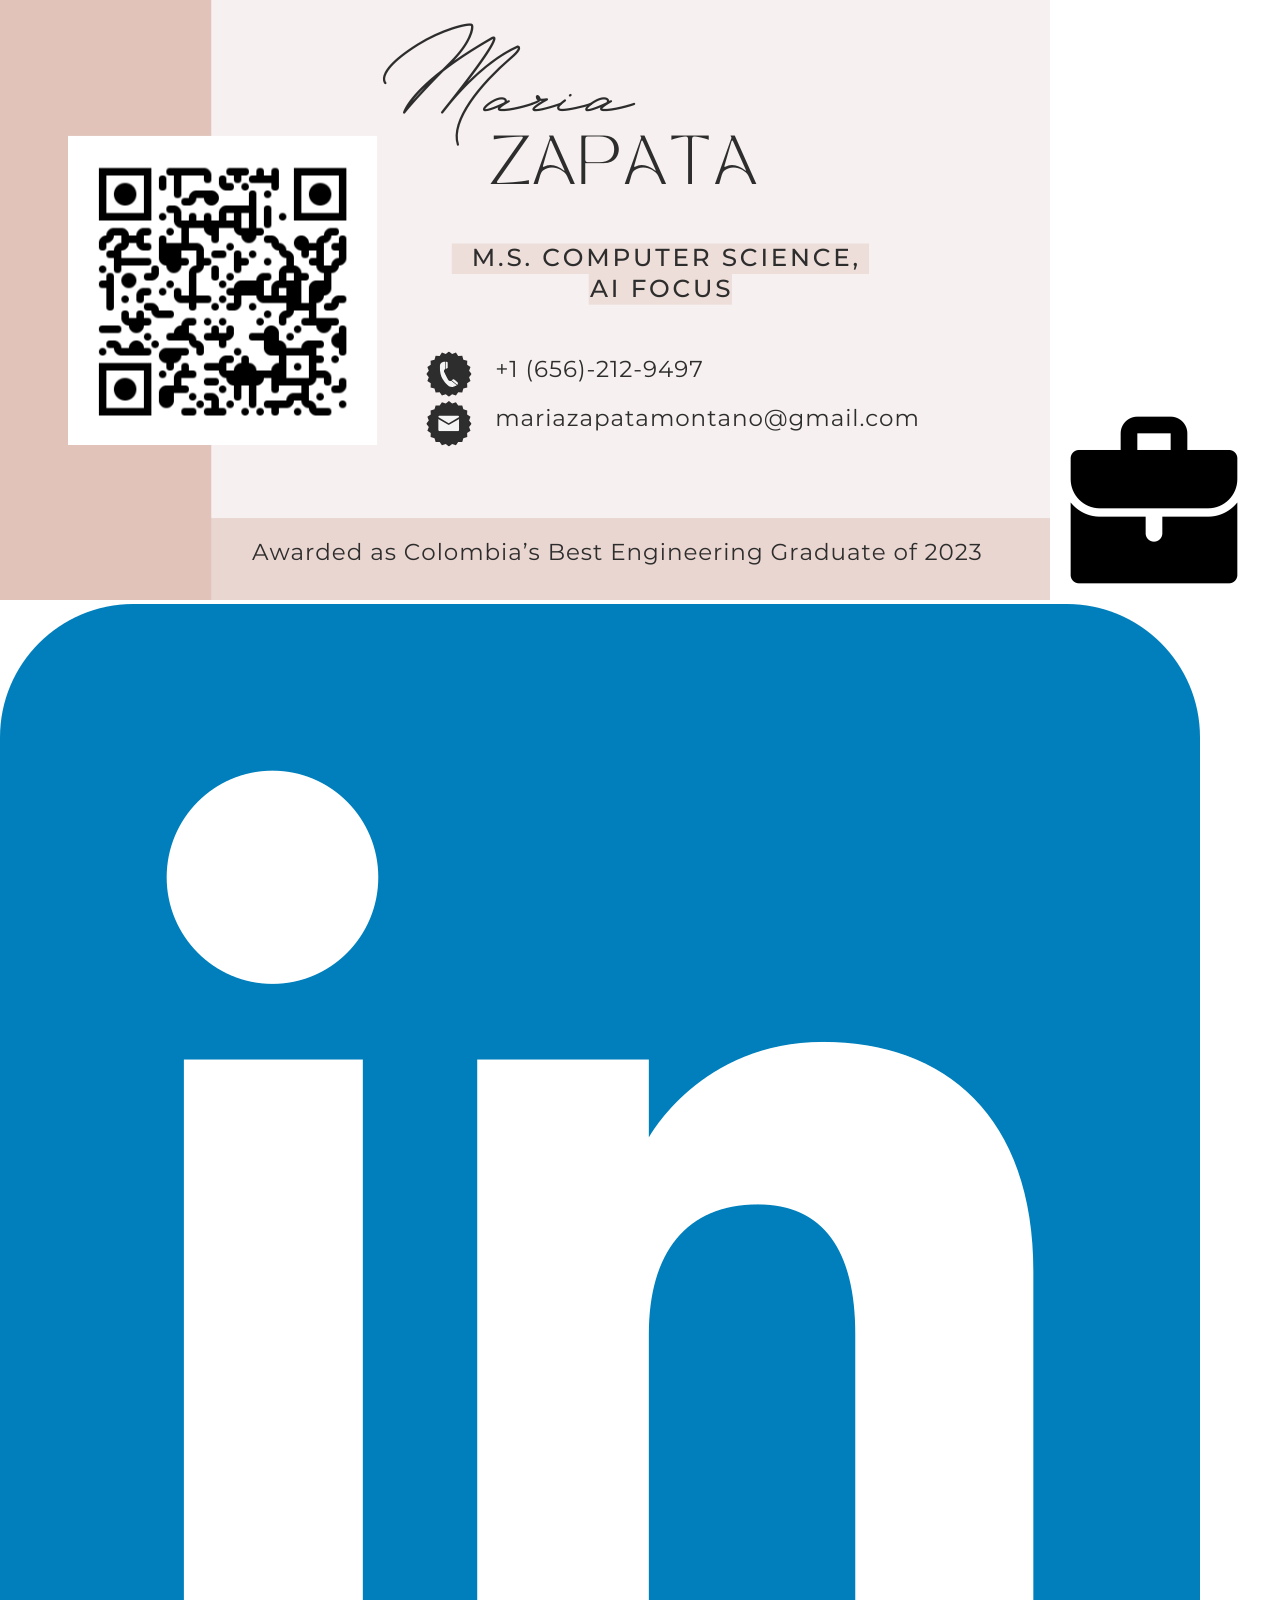
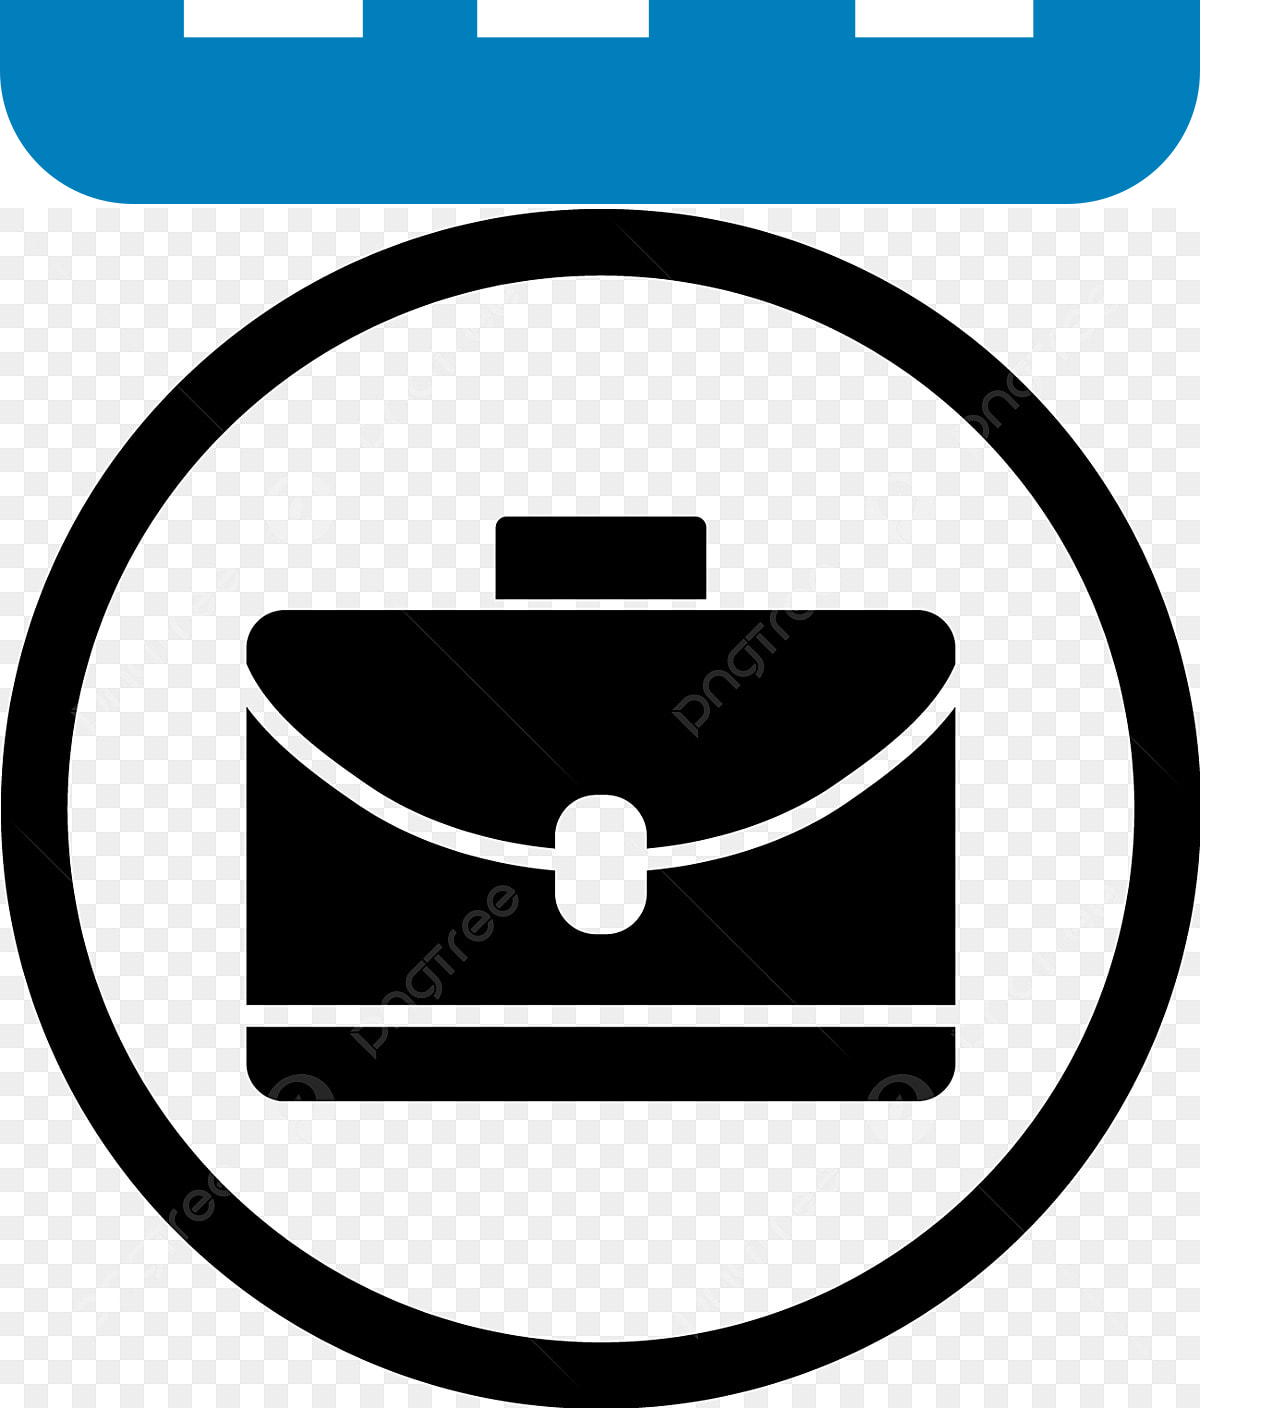
<file: index.html>
<!DOCTYPE html>
<html>
<head>
     <script src="https://aframe.io/releases/1.2.0/aframe.min.js"></script>
    <script src="https://libs.zappar.com/zappar-aframe/2.0.0/zappar-aframe.js"></script>

    <meta charset="utf-8" />
    <title>A-Frame Business Card Example</title>
    <style>
        html,
        body {
            margin: 0;
            padding: 0;
            width: 100%;
            height: 100%;
        }
    </style>

    <script>
        // Only show our content when the image becomes visible
        AFRAME.registerComponent("visibility-changer", {
            init: function () {
                this.el.setAttribute("visible", false)
                this.el.sceneEl.addEventListener('zappar-visible', () => this.el.setAttribute("visible", true));
            }
        });
    </script>
</head>
<body>

    <!-- START OUR A-FRAME SCENE -->
    <a-scene loading-screen="backgroundColor: #344A60">
         <!-- Ask user for camera permissions, display some text if permission is denied -->
         <a-entity zappar-permissions-ui id="permissions"></a-entity>
         <!-- shows a full-page dialog that informs the user they're using an unsupported browser -->
         <a-entity zappar-compatibility-ui id="compatibility"></a-entity>

        <!-- PRE-LOAD OUR ASSETS FOR PERFORMANCE -->
        <a-assets>
            <!-- PLANE BACKGROUND -->
            <img id="card-plain" src="assets/imagetarget.png" />

            <!-- MENU ITEMS -->
            <img id="web-icon" src="assets/icon-globe.png"/>
            <img id="facebook-icon" src="assets/icon-linkedin.png"/>
            <img id="phone-icon" src="assets/portfolioIcon.jpg"/>
            <!-- MENU ITEM MIXIN -->
            <a-mixin id="iconProperties" scale="0.4 0.4 0.4" material="alpha-test:0.5" animation="property: scale; to: 0.5 0.5 0.5; dir: alternate; dur: 2000; loop:true;"></a-mixin>
        </a-assets>
        <!-- END ASSET PRE-LOADING -->

        <!-- CREATE A-FRAME CAMERA AND REPLACE IT WITH ZAPPAR'S CAMERA -->
        <!-- ALLOW USER TO CLICK ON ELEMENTS BY ADDING CURSOR COMPONENT & IDENTIFY RAYCASTER OBJECTS FOR BETTER PERFORMANCE -->
        <a-camera zappar-camera cursor="rayOrigin: mouse; fuse: false;" raycaster="objects: .collidable"></a-camera>

        <!-- SET UP OUR EXPERIENCE AS IMAGE TRACKING & GIVE IT AN IMAGE TO TRACK -->
        <a-entity zappar-image="target: target/imagetarget.zpt">
            <!-- Have a group that will only become visible when the target image comes into view-->
            <a-entity visibility-changer>

                <!-- REMEMBER - 3D OBJECTS TRACK FROM THE CENTER OF THE IMAGE -->
                <!-- ANIMATED PLANE BACKGROUND -->
                <a-image id="card-background" src="#card-plain" height="2" width="3" position="0 0 0" material="alpha-test:0.5"></a-image>

                <!-- NAME AND JOB TITLE -->
                <a-entity id="name-and-title">
                    <a-entity id="name" text="font: https://cdn.aframe.io/fonts/Aileron-Semibold.fnt; value: Maria Zapata; color: #FFF;" position="0.3 0 0" scale="3.5 3.5 3.5"></a-entity>
                    <a-entity id="title" text="font: https://cdn.aframe.io/fonts/Aileron-Semibold.fnt; value: AI Software Engineer; color: #FFF;" position="-0.2 -0.15 0" scale="2.5 2.5 2.5"></a-entity>
                </a-entity>
                <!-- END NAME AND JOB TITLE -->

                <!-- MENU ITEMS -->
                <a-entity id="menu-items">
                    <a-image src="#web-icon" class="collidable" position="-1.2 0.6 0.3" mixin="iconProperties" link="href: https://zap.works; title: My Homepage;" animation="delay: 1000;"></a-image>
                    <a-image src="#facebook-icon" class="collidable" position="-0.7 0.6 0.3" mixin="iconProperties" link="href: https://zap.works; title: My Facebook;" animation="delay: 2000;"></a-image>
                    <a-image src="#phone-icon" class="collidable" position="-0.2 0.6 0.3" mixin="iconProperties" link="href: tel:123-456-7890p123; title: My Phone;" animation="delay: 3000;"></a-image>
                </a-entity>
                <!-- END MENU ITEMS -->

                <!-- ZAPPAR LOGO 3D MODEL (OVER BACKGROUND) SOUND EFFECTS OBTAINED FROM https://www.zapsplat.com - STANDARD LICENSE https://www.zapsplat.com/license-type/standard-license/ -->
                <a-entity id="bolt" gltf-model="assets/ZapparLog.glb" class="collidable" position="0.6 0 0.3" scale="2 1.9 2" sound="src: url(assets/zapsplat_laser.mp3); on: click;"></a-entity>

                <!-- CALL TO ACTION TEXT -->
                <a-entity id="cta" text="font: https://cdn.aframe.io/fonts/Aileron-Semibold.fnt; value: Tap on an icon to \n find out more!; color: #FFF; align: center;" position="-0.7 -0.5 0.3" scale="3 3 3"></a-entity>

            </a-entity>
            <!-- END VISIBILITY CHANGER -->
        </a-entity>
        <!-- END TRACKING EXPERIENCE -->
    </a-scene> <!-- END SCENE -->

</body>

</html>
</file>
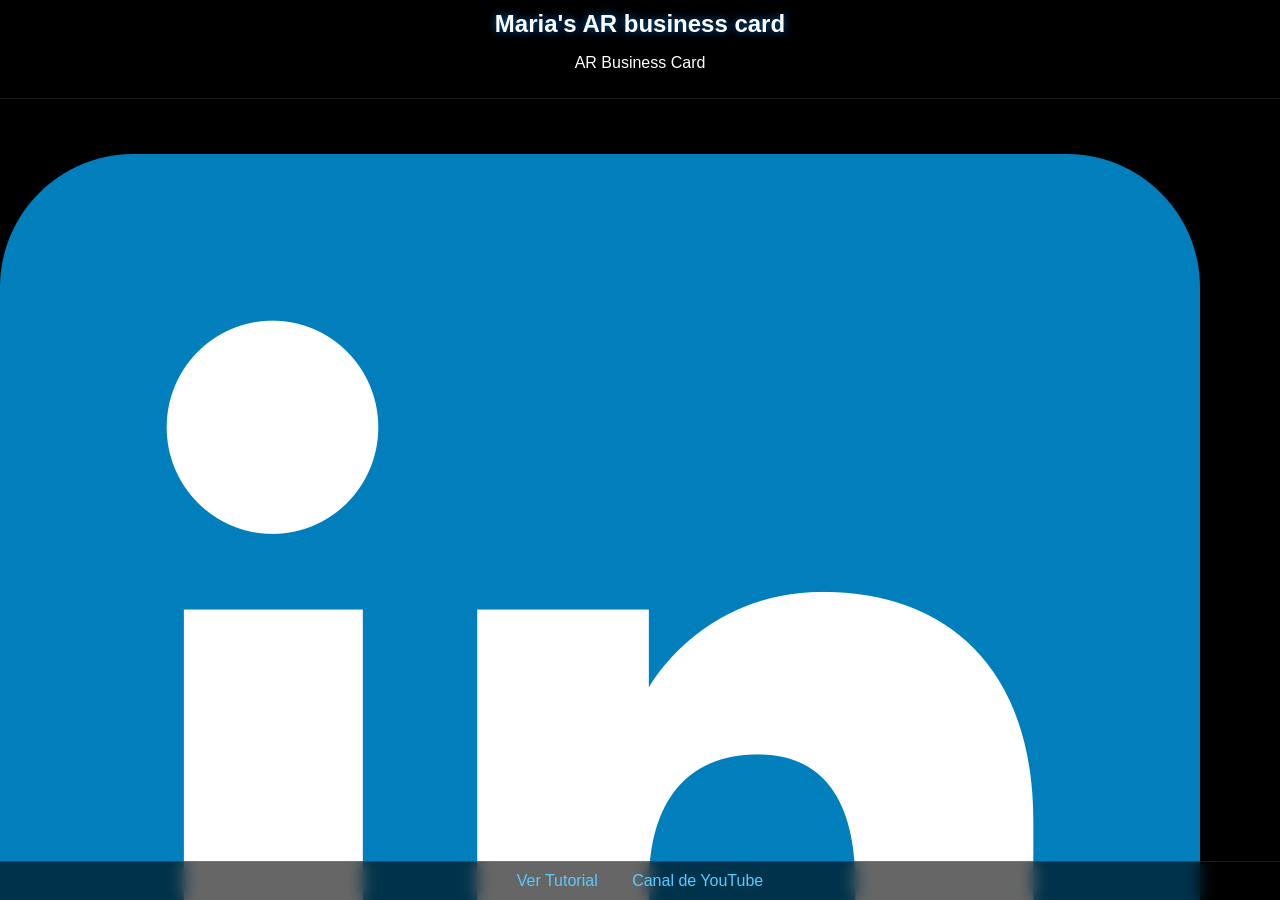
<file: index1.html>
<!DOCTYPE html>
<html lang="es">
<head>
  <meta charset="UTF-8">
  <meta name="viewport" content="width=device-width, initial-scale=1" />

  <title>Maria's Business Card</title>

  <!-- ==================== LIBRERÍAS ==================== -->
  <script src="https://aframe.io/releases/1.5.0/aframe.min.js"></script>
  <!-- Zappar para A-Frame -->
  <script src="https://libs.zappar.com/zappar-aframe/2.0.0/zappar-aframe.js"></script>

  <!-- ==================== ESTILOS ==================== -->
  <link rel="stylesheet" href="styles.css">
</head>

<body>
  <!-- ==================== CONTENEDOR PRINCIPAL ==================== -->
  <div id="ar-wrapper">

    <!-- ==================== ENCABEZADO FIJO ==================== -->
    <header class="page-header">
      <h1>Maria's AR business card</h1>
      <p>AR Business Card</p>
    </header>

    <!-- ==================== CONTROLES DE VIDEO ==================== -->
    <div class="controls-container">
      <button id="playPauseBtn" class="control-button">Pausar</button>
      <button id="muteUnmuteBtn" class="control-button">Activar Audio</button>
    </div>

    <!-- ==================== ESCENA AR CON ZAPPAR ==================== -->
    <a-scene zappar color-space="sRGB" renderer="colorManagement: true, physicallyCorrectLights: true">
      
      <!-- ---------- CÁMARA ---------- -->
      <a-camera id="camera" zappar-camera look-controls="enabled: false" cursor="fuse: false; rayOrigin: mouse;" raycaster="near: 10; far: 10000; objects: .clickable"></a-camera>

      <!-- ---------- ASSETS ---------- -->
      <a-assets>
        <video id="miVideo" src="./assets/demo.mp4" preload="auto" loop="true" playsinline webkit-playsinline autoplay muted crossorigin="anonymous"></video>
        <img id="iconLinkedin" src="./assets/icon-linkedin.png" />
        <img id="iconGlobe" src="./assets/portfolioIcon.jpg" />
        <img id="iconEmail" src="./assets/icon-mail.png" />
        <a-asset-item id="avatarModel" src="https://cdn.jsdelivr.net/gh/hiukim/mind-ar-js@1.1.4/examples/image-tracking/assets/card-example/softmind/scene.gltf"></a-asset-item>
      </a-assets>

      <!-- ---------- OBJETO DE TRACKING DE ZAPPAR ---------- -->
      <zappar-image-target src="./targets/imagetarget.zpt" id="target">

        <!-- Video plano sobre la tarjeta -->
        <a-plane id="videoPlane"
                 src="#miVideo"
                 position="0 0.4 0"
                 height="0.55"
                 width="1"
                 material="shader: flat; transparent: true">
        </a-plane>

        <!-- Botones de redes sociales -->
        <a-image id="linkedinBtn" class="clickable" src="#iconLinkedin" position="-0.35 -0.5 0" height="0.15" width="0.15"></a-image>
        <a-image id="portfolioBtn" class="clickable" src="#iconGlobe" position="0 -0.5 0" height="0.15" width="0.15"></a-image>
        <a-image id="emailBtn" class="clickable" src="#iconEmail" position="0.35 -0.5 0" height="0.15" width="0.15"></a-image>

      </zappar-image-target>

    </a-scene>

    <!-- ==================== PIE DE PÁGINA FIJO ==================== -->
    <footer class="page-footer">
      <a href="https://blog.realidad-aumentada.com.co" target="_blank" rel="noopener noreferrer">Ver Tutorial</a>
      <a href="https://www.youtube.com/carlosreinamcr" target="_blank" rel="noopener noreferrer">Canal de YouTube</a>
    </footer>

  </div> <!-- Cierre del #ar-wrapper -->

  <!-- ==================== SCRIPT PRINCIPAL ==================== -->
  <script src="app.js"></script>
</body>
</html>
</file>
<file: styles.css>
body {
  margin: 0; /* Elimina los márgenes predeterminados del navegador. */
  /* overflow: hidden; -> Comentado para que AdSense pueda añadir barras de scroll si es necesario. */
  font-family: -apple-system, BlinkMacSystemFont, 'Segoe UI', Roboto, Helvetica, Arial, sans-serif; /* Usa fuentes modernas y comunes en la mayoría de dispositivos. */
  color: #ffffff; /* Color del texto por defecto: blanco. */
  background-color: #000; /* Fondo negro para que no haya un destello blanco al cargar. */
}
 
/* Estilo para el contenedor que envuelve toda la experiencia AR. */
#ar-wrapper {
position: relative; /* Base para posicionar elementos internos como los botones. */
width: 100%; /* Ocupa todo el ancho disponible. */
height: 100vh; /* Ocupa el 100% de la altura de la ventana del navegador. */
overflow: hidden; /* Evita que la escena 3D se desborde y cree barras de scroll no deseadas. */
}

.page-header, .page-footer {
position: fixed; /* Los mantiene fijos en la pantalla aunque el contenido se mueva. */
left: 0; /* Los alinea al borde izquierdo. */
width: 100%; /* Hace que ocupen todo el ancho. */
text-align: center; /* Centra el texto en su interior. */
z-index: 11; /* Un número alto para asegurar que estén por encima de todo lo demás. */
background-color: rgba(0, 0, 0, 0.6); /* Fondo negro semitransparente. */
backdrop-filter: blur(8px); /* ¡Efecto clave! Crea un desenfoque tipo "vidrio esmerilado" del contenido que está detrás. */
-webkit-backdrop-filter: blur(8px); /* Versión para navegadores como Safari. */
padding: 10px 0; /* Espaciado interno (10px arriba/abajo, 0px a los lados). */
box-sizing: border-box; /* Asegura que el padding no aumente el ancho total del elemento. */
}
 
/* Estilos específicos para el encabezado. */
.page-header {
top: 0; /* Lo pega a la parte superior de la pantalla. */
border-bottom: 1px solid rgba(255, 255, 255, 0.1); /* Línea divisoria sutil en la parte inferior. */
}
 
/* Estilo del título principal (H1). */
.page-header h1 {
margin: 0; /* Elimina márgenes. */
/* Esta es una fuente responsive: su tamaño será el 3% del ancho de la ventana (3vw), pero nunca más pequeño que 1.2rem ni más grande que 1.5rem. */
font-size: clamp(1.2rem, 3vw, 1.5rem);
font-weight: 600; /* Texto en seminegrita. */
color: #ffffff; /* Color de texto blanco. */
text-shadow: 0 0 8px rgba(0, 136, 255, 0.7); /* Sombra de texto que crea un efecto de brillo azulado. */
}
 
/* Estilos específicos para el pie de página. */
.page-footer {
bottom: 0; /* Lo pega a la parte inferior de la pantalla. */
border-top: 1px solid rgba(255, 255, 255, 0.1); /* Línea divisoria sutil en la parte superior. */
}
 
/* Estilos para los enlaces (<a>) del pie de página. */
.page-footer a {
color: #5bcaff; /* Color azul claro. */
text-decoration: none; /* Quita el subrayado. */
margin: 0 15px; /* Espaciado entre los enlaces. */
transition: color 0.3s ease; /* Transición suave del color al pasar el mouse. */
}
 
.page-footer a:hover {
color: #ffffff; /* Cambia el color a blanco al pasar el mouse. */
text-decoration: underline; /* Añade un subrayado. */
}


.controls-container {
position: absolute; /* Posicionado relativo a su padre (#ar-wrapper). */
top: 100px; /* Lo baja 85px desde la parte superior para no chocar con el header. */
left: 50%; /* Lo mueve al 50% del ancho de su padre. */
transform: translateX(-50%); /* Lo desplaza hacia la izquierda el 50% de su propio ancho para centrarlo perfectamente. */
z-index: 10; /* Se asegura de que esté por encima de la escena AR pero debajo del header/footer. */
display: flex; /* Coloca los botones uno al lado del otro. */
gap: 10px; /* Crea un espacio de 10px entre los botones. */
}
 
.control-button {
padding: 10px 15px; /* Espaciado interno del botón. */
font-size: 16px; /* Tamaño del texto. */
background-color: rgba(0, 0, 0, 0.6); /* Fondo semitransparente. */
border: none; /* Sin borde. */
border-radius: 8px; /* Bordes redondeados. */
cursor: pointer; /* Cambia el cursor a una mano para indicar que es clickeable. */
backdrop-filter: blur(5px); /* También tiene el efecto de desenfoque. */
transition: background-color 0.3s ease; /* Transición suave del color de fondo. */
}
 
.control-button:hover {
background-color: rgba(0, 0, 0, 0.8); /* Oscurece el botón al pasar el mouse. */
}


/* Pantalla scan */
:root {
--primary-colorUI: #0066ff;
--secondary-colorUI: #0080ff;
--corner-size: 35px;
--square-size: 60vmin;
--scan-line-height: 4px;
--border-thickness: 3px;
}
 
/* Ocultamos los elementos de UI predeterminados de MindAR para evitar duplicados */
.mindar-ui-overlay, .mindar-ui-target, .a-enter-vr-button {
display: none !important;
visibility: hidden !important;
}
 
/* Contenedor principal de nuestra superposición de escaneo personalizada */
.ui-custom-tracking-overlay {
position: fixed;
top: 0;
left: 0;
width: 100%;
height: 100%;
pointer-events: none; /* Permite clics a través del overlay */
z-index: 9;
background-color: rgba(0, 0, 0, 0.8);
opacity: 1;
transition: opacity 0.5s ease;
}
 
/* Clase para ocultar la superposición cuando el marcador es detectado */
.ui-custom-tracking-overlay.hidden {
opacity: 0;
}
 
/* El cuadro de escaneo principal */
.ui-tracking-square {
position: absolute;
width: var(--square-size);
height: var(--square-size);
top: 50%;
left: 50%;
transform: translate(-50%, -50%);
/* Usamos flexbox para centrar y ordenar el contenido interno */
display: flex;
flex-direction: column;
justify-content: center;
align-items: center;
}
 
/* Estilo para las esquinas del cuadro de escaneo */
.ui-tracking-square::before,
.ui-tracking-square::after {
content: '';
position: absolute;
width: var(--corner-size);
height: var(--corner-size);
border: var(--border-thickness) solid var(--primary-colorUI);
filter: drop-shadow(0 0 8px var(--primary-colorUI)) drop-shadow(0 0 16px rgba(0, 102, 255, 0.4)) drop-shadow(0 0 24px rgba(0, 102, 255, 0.2));
animation: ui-corner-glow 3s infinite ease-in-out;
}
 
/* Esquina superior izquierda */
.ui-tracking-square::before {
top: -2px;
left: -2px;
border-right: none;
border-bottom: none;
border-top-left-radius: 8px;
}
 
/* Esquina inferior derecha */
.ui-tracking-square::after {
bottom: -2px;
right: -2px;
border-left: none;
border-top: none;
border-bottom-right-radius: 8px;
}
 
/* Contenedor adicional para las otras dos esquinas */
.ui-tracking-square span::before,
.ui-tracking-square span::after {
content: '';
position: absolute;
width: var(--corner-size);
height: var(--corner-size);
border: var(--border-thickness) solid var(--primary-colorUI);
filter: drop-shadow(0 0 8px var(--primary-colorUI)) drop-shadow(0 0 16px rgba(0, 102, 255, 0.4)) drop-shadow(0 0 24px rgba(0, 102, 255, 0.2));
animation: ui-corner-glow 3s infinite ease-in-out;
}
 
/* Esquina superior derecha */
.ui-tracking-square span::before {
top: -2px;
right: -2px;
border-left: none;
border-bottom: none;
border-top-right-radius: 8px;
}
 
/* Esquina inferior izquierda */
.ui-tracking-square span::after {
bottom: -2px;
left: -2px;
border-right: none;
border-top: none;
border-bottom-left-radius: 8px;
}
 
/* Estilo para la imagen dentro del recuadro de escaneo */
.scanning-image {
width: 80%;
height: 80%;
object-fit: contain; /* Asegura que la imagen se ajuste sin distorsionarse */
opacity: 0.7; /* Hacemos la imagen un poco transparente */
margin-bottom: 10px; /* Espacio entre la imagen y el texto */
}
 
/* Estilo para el mensaje de escaneo */
.scanning-message {
color: var(--primary-colorUI);
font-size: clamp(1rem, 4vw, 1.5rem);
font-family: sans-serif;
text-shadow: 0 0 5px var(--primary-colorUI), 0 0 10px rgba(0, 102, 255, 0.6);
text-align: center;
}
 
/* Estilo para la barra de escaneo - ahora una línea recta */
.ui-scan-line {
position: absolute;
left: 0;
width: 100%;
height: var(--scan-line-height);
background: var(--primary-colorUI); /* Línea recta */
box-shadow: 0 0 5px var(--primary-colorUI), 0 0 10px rgba(0, 102, 255, 0.6);
animation: ui-scan-animation 3s infinite ease-in-out;
opacity: 0.8;
}
 
/* Animación del movimiento de la barra de escaneo */
@keyframes ui-scan-animation {
0%, 100% { top: 0; opacity: 0.7; }
50% { top: 100%; opacity: 1; }
}
 
/* Animación para el brillo de las esquinas */
@keyframes ui-corner-glow {
0% {
filter: drop-shadow(0 0 8px var(--primary-colorUI)) drop-shadow(0 0 16px rgba(0, 102, 255, 0.4));
border-color: var(--primary-colorUI);
}
100% {
filter: drop-shadow(0 0 12px var(--primary-colorUI)) drop-shadow(0 0 24px rgba(0, 102, 255, 0.6)) drop-shadow(0 0 32px rgba(0, 102, 255, 0.2));
border-color: var(--secondary-colorUI);
}
}
</file>
